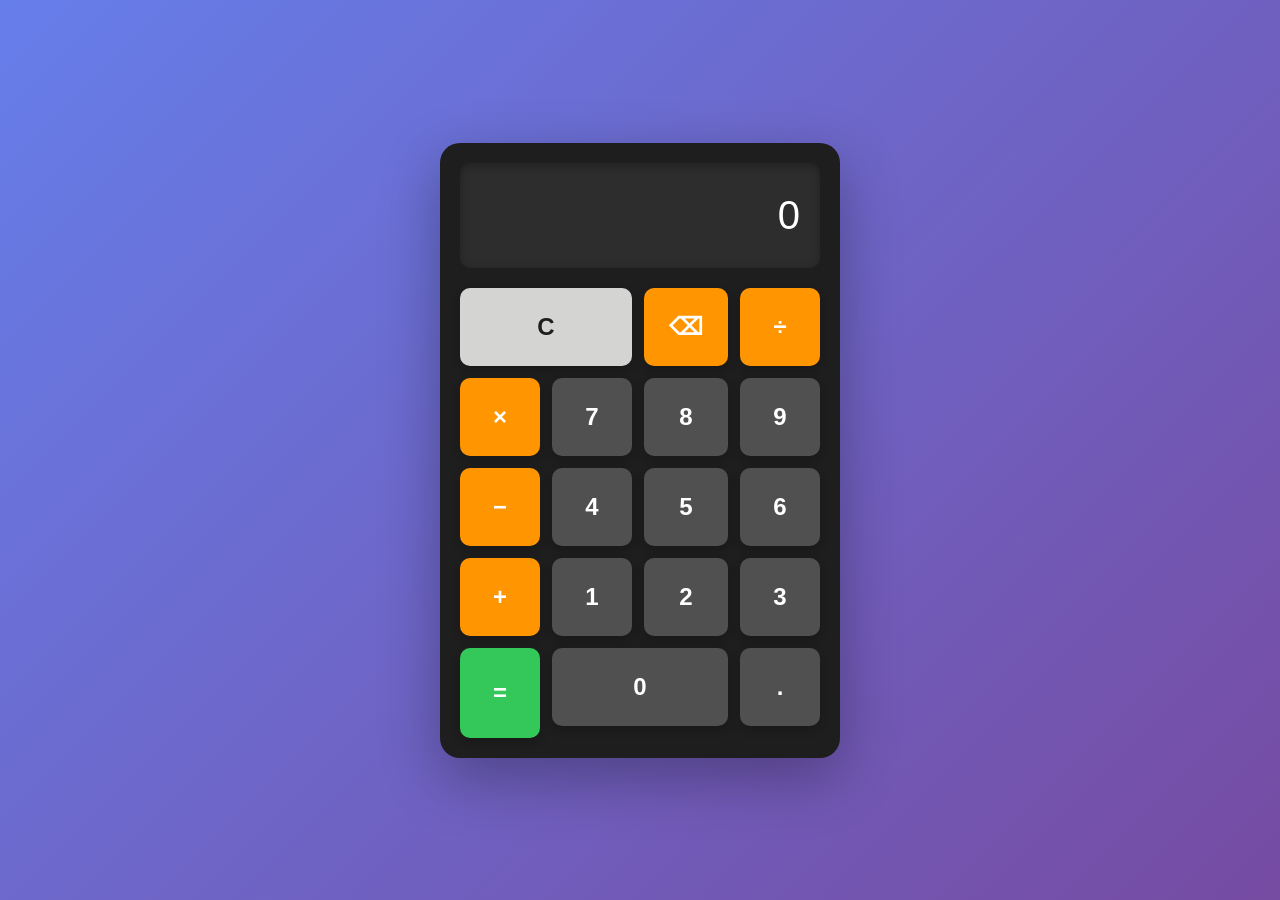
<file: Task NO # 02/index.html>
<!DOCTYPE html>
<html lang="en">
<head>
    <meta charset="UTF-8">
    <meta name="viewport" content="width=device-width, initial-scale=1.0">
    <title>Modern Calculator</title>
    <link rel="stylesheet" href="style.css">
</head>
<body>
    <div class="calculator">
        <div class="display" id="display">0</div>
        <div class="buttons">
            <button class="btn btn-clear" data-action="clear">C</button>
            <button class="btn btn-operator" data-action="delete">⌫</button>
            <button class="btn btn-operator" data-operator="/">÷</button>
            <button class="btn btn-operator" data-operator="*">×</button>
            
            <button class="btn btn-number" data-number="7">7</button>
            <button class="btn btn-number" data-number="8">8</button>
            <button class="btn btn-number" data-number="9">9</button>
            <button class="btn btn-operator" data-operator="-">−</button>
            
            <button class="btn btn-number" data-number="4">4</button>
            <button class="btn btn-number" data-number="5">5</button>
            <button class="btn btn-number" data-number="6">6</button>
            <button class="btn btn-operator" data-operator="+">+</button>
            
            <button class="btn btn-number" data-number="1">1</button>
            <button class="btn btn-number" data-number="2">2</button>
            <button class="btn btn-number" data-number="3">3</button>
            <button class="btn btn-equals" data-action="equals">=</button>
            
            <button class="btn btn-number btn-zero" data-number="0">0</button>
            <button class="btn btn-number" data-number=".">.</button>
        </div>
    </div>
    <script src="script.js"></script>
</body>
</html>
</file>
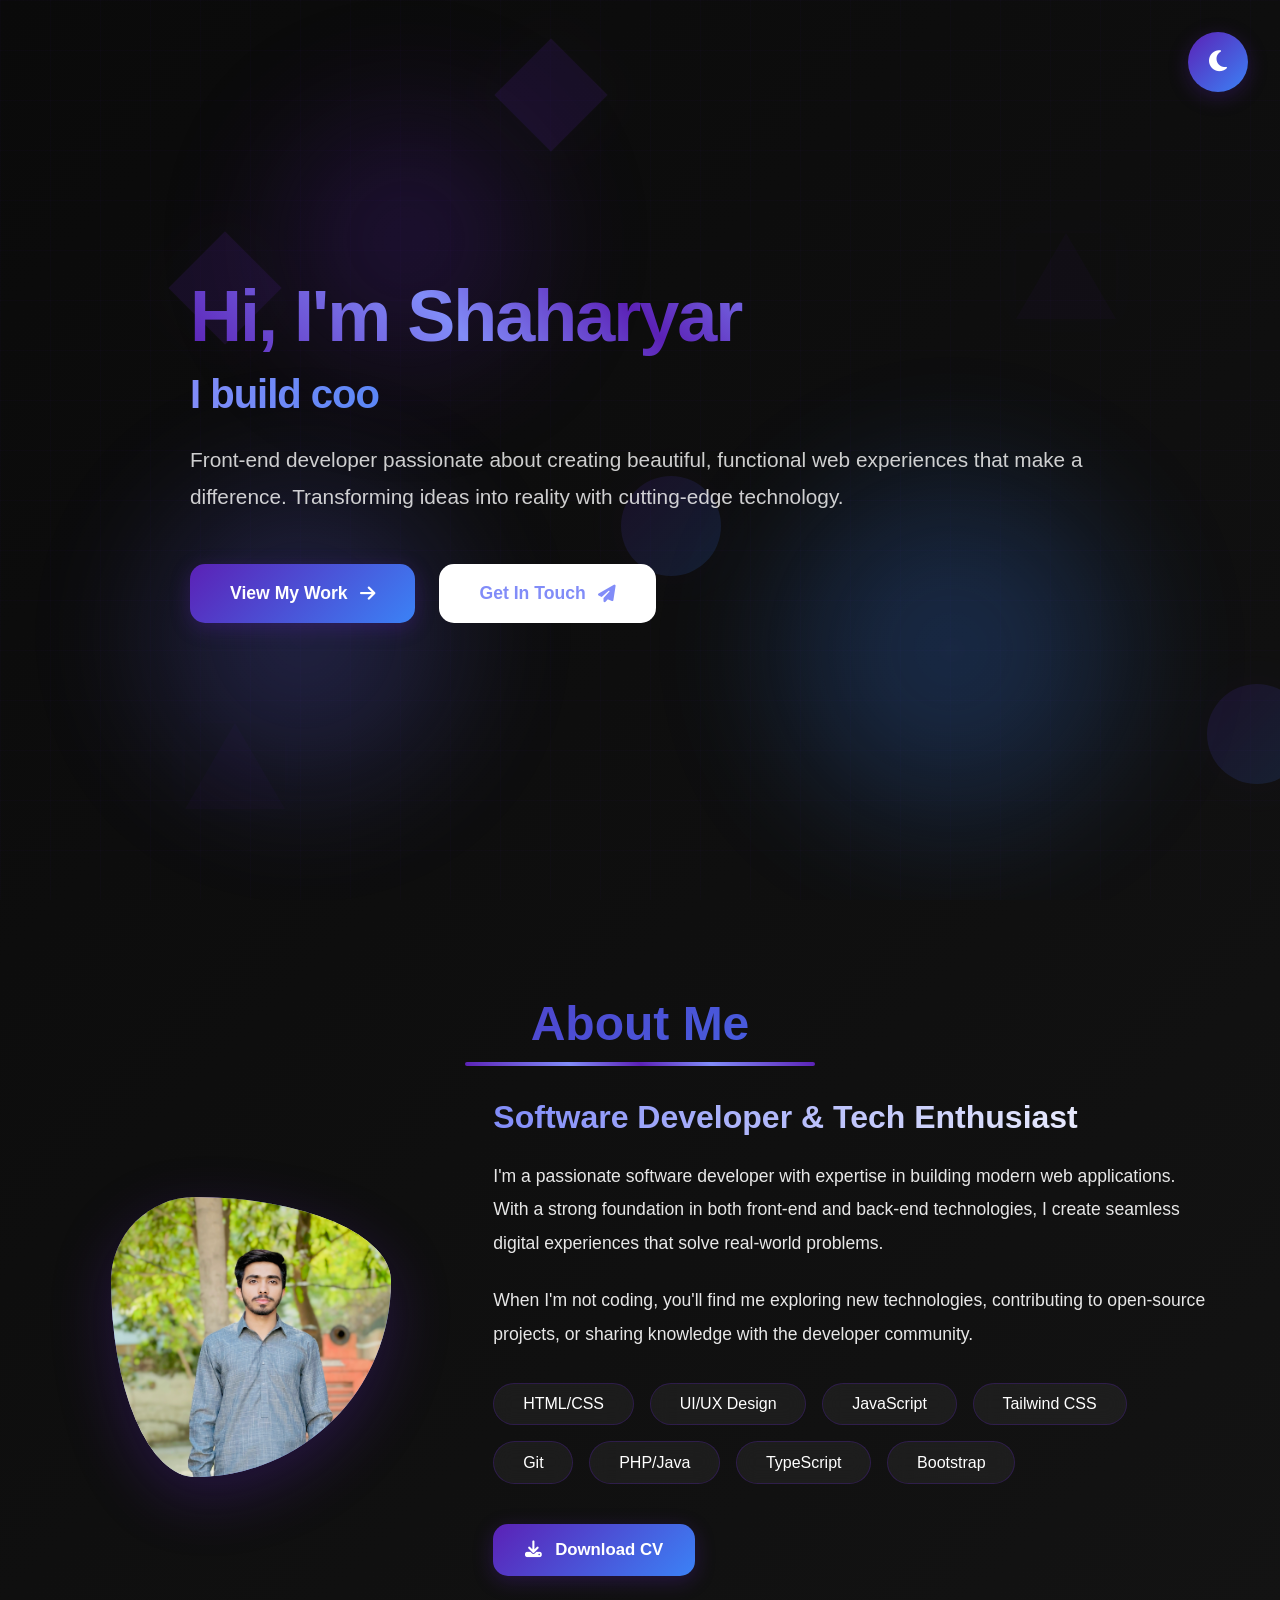
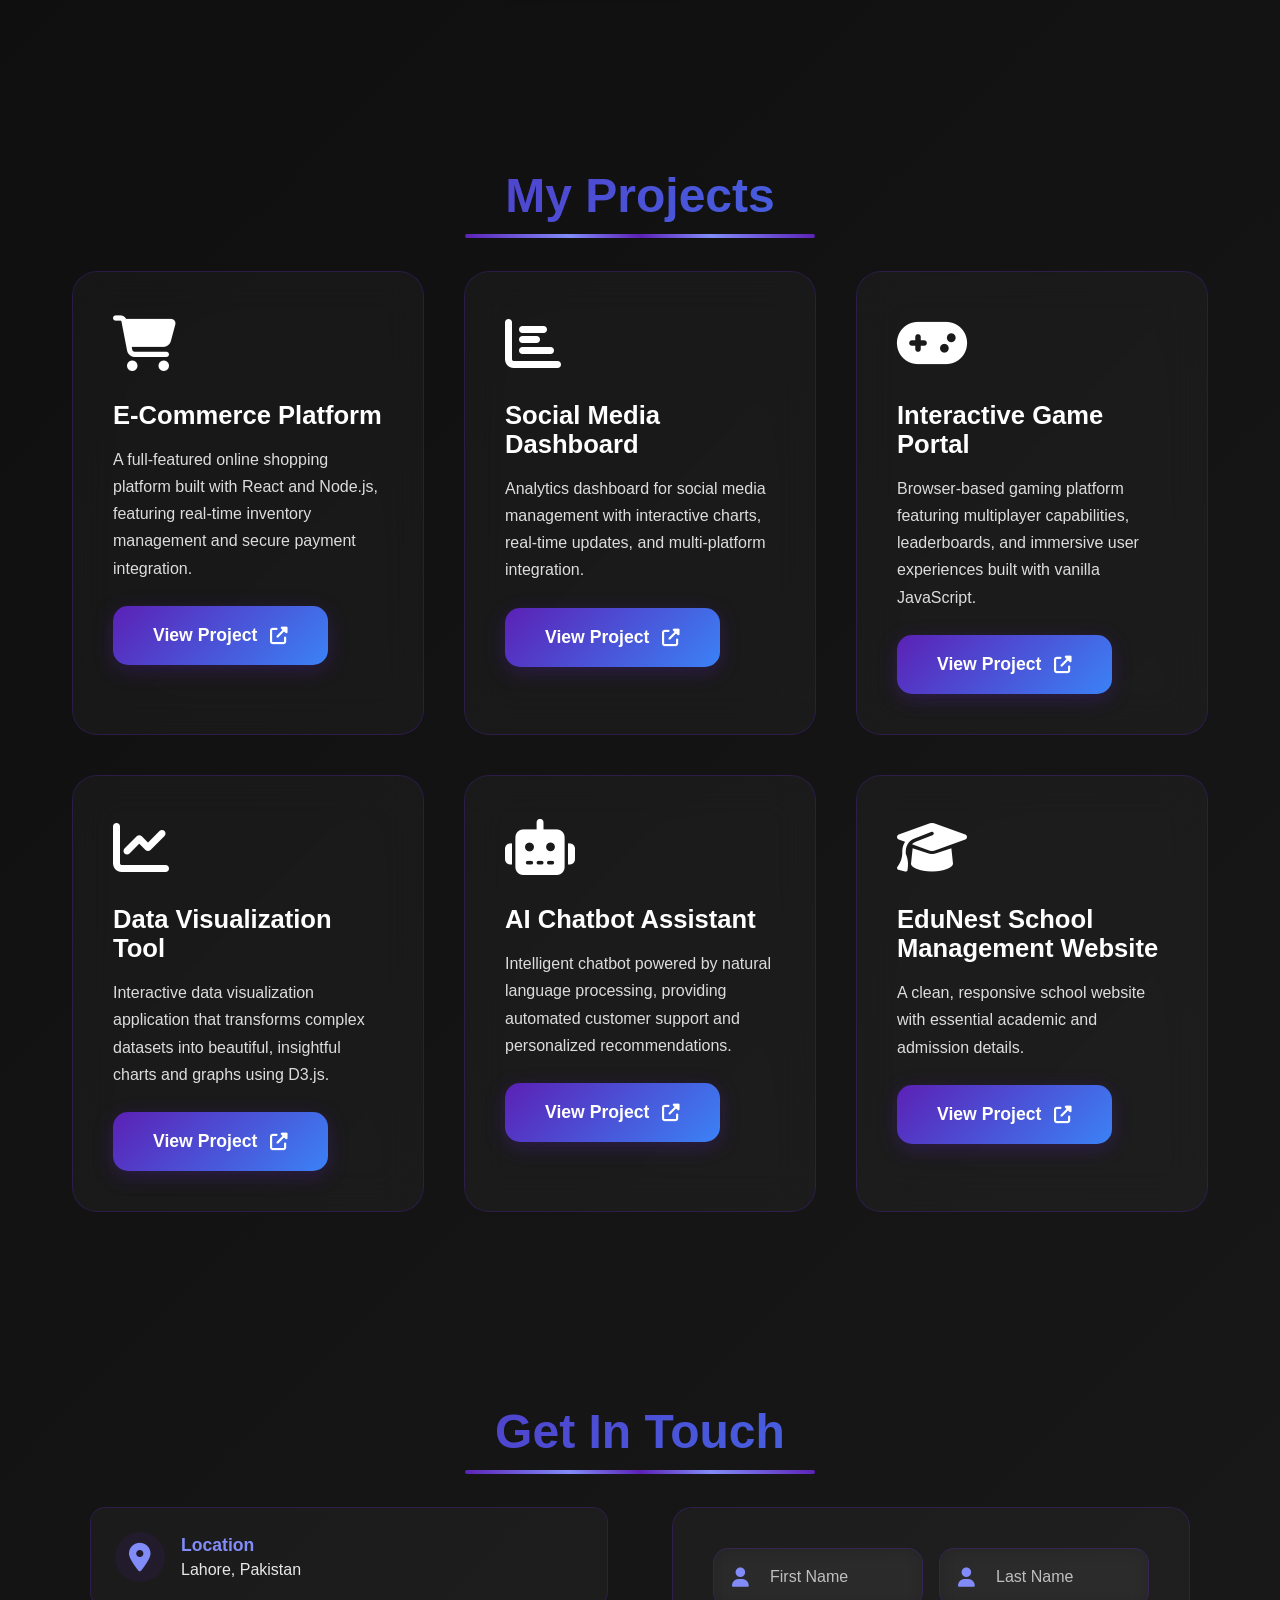
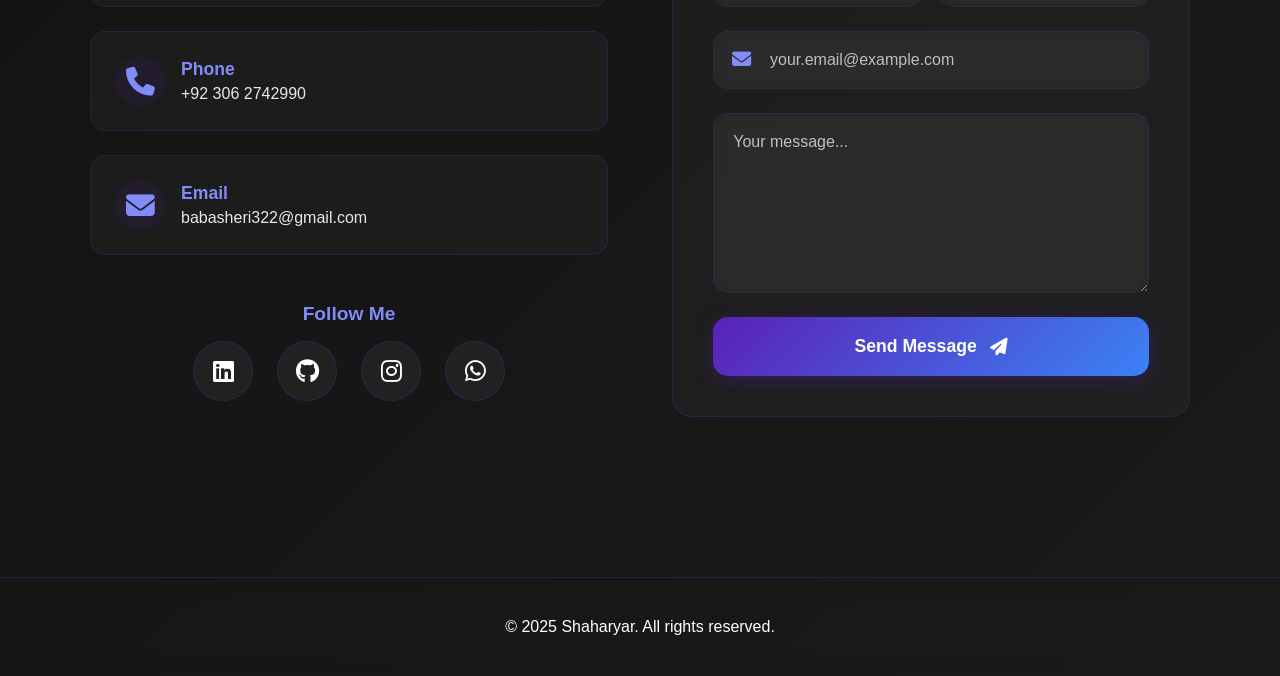
<file: Task NO # 03/index.html>
<!DOCTYPE html>
<html lang="en">

<head>
    <meta charset="UTF-8">
    <meta name="viewport" content="width=device-width, initial-scale=1.0">
    <title>Shaharyar-Portfolio</title>
    <!------css links-------->
    <link rel="stylesheet" href="style.css">
    <!-----------favicon------------->
    <link rel="apple-touch-icon" sizes="180x180" href="favicon_io (2)/apple-touch-icon.png">
    <link rel="icon" type="image/png" sizes="32x32" href="favicon_io (2)/favicon-32x32.png">
    <link rel="icon" type="image/png" sizes="16x16" href="favicon_io (2)/favicon-16x16.png">
    <link rel="manifest" href="/site.webmanifest">
    <!-- Font Awesome deferred loading -->
    <link rel="preload" href="https://cdnjs.cloudflare.com/ajax/libs/font-awesome/6.4.0/css/all.min.css" as="style" onload="this.onload=null;this.rel='stylesheet'">
    <noscript><link rel="stylesheet" href="https://cdnjs.cloudflare.com/ajax/libs/font-awesome/6.4.0/css/all.min.css"></noscript>
</head>

<body>

    <!-- 3D Animated Background -->

    <div class="background-3d">
        <div class="grid-bg"></div>
        <div class="floating-shapes"></div>
        <div class="particles"></div>
        <div class="orb orb1"></div>
        <div class="orb orb2"></div>
        <div class="orb orb3"></div>
    </div>

    <!----------hero section--------------->
    <button class="theme-toggle" onclick="toggleTheme()">
        <i class="fas fa-moon"></i>
    </button>

    <section id="home" class="hero">
        <div class="hero-content">
            <h1>Hi, I'm Shaharyar</h1>
            <h2><span class="animated-text">I build cool web apps 💻</span></h2>
            <p class="hero-description">Front-end developer passionate about creating beautiful, functional web
                experiences that make a difference. Transforming ideas into reality with cutting-edge technology.</p>
            <div class="cta-buttons">
                <a href="#projects" class="btn btn-primary">View My Work <i class="fas fa-arrow-right"></i></a>
                <a href="#contact" class="btn btn-secondary">Get In Touch <i class="fas fa-paper-plane"></i></a>
            </div>
        </div>
    </section>
    <!------------about section------------------->
    <section id="about">
        <h2 class="section-title">About Me</h2>
        <div class="about-container">
            <div class="profile-img">
                <img src="images/IMG_1858.JPG" alt="Sheri Profile">
            </div>

            <div class="about-text">
                <h3>Software Developer & Tech Enthusiast</h3>
                <p>I'm a passionate software developer with expertise in building modern web applications. With a strong
                    foundation in both front-end and back-end technologies, I create seamless digital experiences that
                    solve real-world problems.</p>
                <p>When I'm not coding, you'll find me exploring new technologies, contributing to open-source projects,
                    or sharing knowledge with the developer community.</p>
                <div class="skills">
                    <span class="skill-tag">HTML/CSS</span>
                    <span class="skill-tag">UI/UX Design</span>
                    <span class="skill-tag">JavaScript</span>
                    <span class="skill-tag">Tailwind CSS</span>
                    <span class="skill-tag">Git</span>
                    <span class="skill-tag">PHP/Java</span>
                    <span class="skill-tag">TypeScript</span>
                    <span class="skill-tag">Bootstrap</span>

                </div>

                <div class="cv-download">
                    <button onclick="downloadCV()" class="btn btn-primary">
                        <i class="fas fa-download"></i>
                        Download CV
                    </button>
                </div>

            </div>
        </div>
    </section>
    <!------------project section-------------------------->
    <section id="projects">
        <h2 class="section-title">My Projects</h2>
        <div class="projects-grid">
            <div class="project-card">
                <div class="project-icon">
                    <i class="fas fa-shopping-cart"></i>
                </div>
                <h3>E-Commerce Platform</h3>
                <p>A full-featured online shopping platform built with React and Node.js, featuring real-time inventory
                    management and secure payment integration.</p>
                <a href="https://github.com/yourusername/project1" class="btn btn-primary" target="_blank">View Project
                    <i class="fas fa-external-link-alt"></i></a>
            </div>
            <div class="project-card">
                <div class="project-icon">
                    <i class="fas fa-chart-bar"></i>
                </div>
                <h3>Social Media Dashboard</h3>
                <p>Analytics dashboard for social media management with interactive charts, real-time updates, and
                    multi-platform integration.</p>
                <a href="https://github.com/yourusername/project2" class="btn btn-primary" target="_blank">View Project
                    <i class="fas fa-external-link-alt"></i></a>
            </div>
            <div class="project-card">
                <div class="project-icon">
                    <i class="fas fa-gamepad"></i>
                </div>
                <h3>Interactive Game Portal</h3>
                <p>Browser-based gaming platform featuring multiplayer capabilities, leaderboards, and immersive user
                    experiences built with vanilla JavaScript.</p>
                <a href="https://github.com/yourusername/project3" class="btn btn-primary" target="_blank">View Project
                    <i class="fas fa-external-link-alt"></i></a>
            </div>
            <div class="project-card">
                <div class="project-icon">
                    <i class="fas fa-chart-line"></i>
                </div>
                <h3>Data Visualization Tool</h3>
                <p>Interactive data visualization application that transforms complex datasets into beautiful,
                    insightful charts and graphs using D3.js.</p>
                <a href="https://github.com/yourusername/project4" class="btn btn-primary" target="_blank">View Project
                    <i class="fas fa-external-link-alt"></i></a>
            </div>
            <div class="project-card">
                <div class="project-icon">
                    <i class="fas fa-robot"></i>
                </div>
                <h3>AI Chatbot Assistant</h3>
                <p>Intelligent chatbot powered by natural language processing, providing automated customer support and
                    personalized recommendations.</p>
                <a href="https://github.com/yourusername/project5" class="btn btn-primary" target="_blank">View Project
                    <i class="fas fa-external-link-alt"></i></a>
            </div>
            <div class="project-card">
                <div class="project-icon">
                    <i class="fas fa-graduation-cap"></i>
                </div>
                <h3>EduNest School Management Website</h3>
                <p>
                    A clean, responsive school website with essential academic and admission details.
                </p>
                <a href="https://edunestschool-mu.vercel.app/" class="btn btn-primary"
                    target="_blank">
                    View Project <i class="fas fa-external-link-alt"></i>
                </a>
            </div>
        </div>
    </section>
    <!-------------------contact section--------------------------------->

    <section id="contact">
        <h2 class="section-title">Get In Touch</h2>
        <div class="contact-container">
            <div class="contact-grid">
                <div class="contact-info-wrapper">
                    <div class="contact-info-main">
                        <div class="contact-info-item">
                            <div class="contact-info-icon">
                                <i class="fas fa-map-marker-alt"></i>
                            </div>
                            <div class="contact-info-text">
                                <h4>Location</h4>
                                <p>
                                    <a href="https://www.google.com/maps/place/Lahore,+Pakistan" target="_blank"
                                        style="text-decoration: none; color: inherit;">
                                        Lahore, Pakistan
                                    </a>
                                </p>
                            </div>
                        </div>
                        <div class="contact-info-item">
                            <div class="contact-info-icon">
                                <i class="fas fa-phone"></i>
                            </div>
                            <div class="contact-info-text">
                                <h4>Phone</h4>
                                <p>
                                    <a href="https://wa.me/923062742990" target="_blank"
                                        style="text-decoration: none; color: inherit;">
                                        +92 306 2742990
                                    </a>
                                </p>
                            </div>

                        </div>
                        <div class="contact-info-item">
                            <div class="contact-info-icon">
                                <i class="fas fa-envelope"></i>
                            </div>
                            <div class="contact-info-text">
                                <h4>Email</h4>
                                <p>
                                    <a href="mailto:babasheri322@gmail.com"
                                        style="text-decoration: none; color: inherit;">
                                        babasheri322@gmail.com
                                    </a>
                                </p>
                            </div>
                        </div>
                    </div>

                    <div class="social-section">
                        <h4>Follow Me</h4>
                        <div class="social-links">
                            <a href="https://www.linkedin.com/mynetwork?skipRedirect=true&lipi=urn%3Ali%3Apage%3Ad_flagship3_feed%3B9mdP%2FpTMRailCKuM5wsqWQ%3D%3D"
                                target="_blank" class="social-icon">
                                <i class="fab fa-linkedin"></i>
                            </a>
                            <a href="https://github.com/Shaharyaro1" target="_blank" class="social-icon">
                                <i class="fab fa-github"></i>
                            </a>
                            <a href="https://www.instagram.com/sheri_236?igsh=NW9vamR3eHlveHd2&utm_source=qr"
                                target="_blank" class="social-icon">
                                <i class="fab fa-instagram"></i>
                            </a>
                            <a href="https://wa.me/923062742990?text=Hi%20Sheri%2C%20I%20just%20visited%20your%20portfolio!"
                                target="_blank" class="social-icon">
                                <i class="fab fa-whatsapp"></i>
                            </a>

                        </div>
                    </div>
                </div>

                <div class="contactfrom">
                    <form class="contact-form" id="contact-form">
                        <input type="hidden" name="access_key" value="71ac1a84-f678-4cf4-b787-6881ae1910d3">
                        <input type="hidden" name="subject" value="New Contact from Portfolio Website">
                        <div class="form-row">
                            <div class="form-group">
                                <div class="input-with-icon">
                                    <i class="fas fa-user"></i>
                                    <input type="text" id="firstName" name="firstName" required
                                        placeholder="First Name">
                                </div>
                            </div>
                            <div class="form-group">
                                <div class="input-with-icon">
                                    <i class="fas fa-user"></i>
                                    <input type="text" id="lastName" name="lastName" required placeholder="Last Name">
                                </div>
                            </div>
                        </div>
                        <div class="form-group">
                            <div class="input-with-icon">
                                <i class="fas fa-envelope"></i>
                                <input type="email" id="email" name="email" required
                                    placeholder="your.email@example.com">
                            </div>
                        </div>
                        <div class="form-group">
                            <textarea id="message" name="message" required placeholder="Your message..."></textarea>
                        </div>
                        <button type="submit" class="btn btn-primary">
                            <span>Send Message</span>
                            <i class="fas fa-paper-plane"></i>
                        </button>
                    </form>
                </div>
            </div>
        </div>
    </section>
    <!---------------------footer section------------------>
    <footer>
        <p>&copy; 2025 Shaharyar. All rights reserved.</p>
    </footer>

    <script src="script.js" defer></script>
    <script>
        // Create Floating Shapes - REDUCED for performance
        const shapesContainer = document.querySelector('.floating-shapes');
        const shapes = ['circle', 'square', 'triangle'];

        for (let i = 0; i < 6; i++) {
            const shape = document.createElement('div');
            shape.className = `shape ${shapes[i % 3]}`;
            shape.style.left = Math.random() * 100 + '%';
            shape.style.top = Math.random() * 100 + '%';
            shape.style.animationDelay = Math.random() * 10 + 's';
            shape.style.animationDuration = (15 + Math.random() * 10) + 's';
            shapesContainer.appendChild(shape);
        }

        // Create Particles - REDUCED for performance
        const particlesContainer = document.querySelector('.particles');

        for (let i = 0; i < 15; i++) {
            const particle = document.createElement('div');
            particle.className = 'particle';
            particle.style.left = Math.random() * 100 + '%';
            particle.style.bottom = '-10px';
            particle.style.animationDelay = (i * 1) + 's';
            particle.style.animationDuration = (12 + Math.random() * 8) + 's';
            particlesContainer.appendChild(particle);
        }

        // Mouse Move Parallax - THROTTLED for performance
        let ticking = false;
        document.addEventListener('mousemove', (e) => {
            if (!ticking) {
                requestAnimationFrame(() => {
                    const moveX = (e.clientX - window.innerWidth / 2) * 0.01;
                    const moveY = (e.clientY - window.innerHeight / 2) * 0.01;
                    document.querySelectorAll('.orb').forEach((orb, index) => {
                        const speed = (index + 1) * 0.5;
                        orb.style.transform = `translate(${moveX * speed}px, ${moveY * speed}px)`;
                    });
                    ticking = false;
                });
                ticking = true;
            }
        });
    </script>
</body>

</html>
</file>
<file: Task NO # 02/style.css>
* {
    margin: 0;
    padding: 0;
    box-sizing: border-box;
}

body {
    font-family: 'Segoe UI', Tahoma, Geneva, Verdana, sans-serif;
    display: flex;
    justify-content: center;
    align-items: center;
    min-height: 100vh;
    background: linear-gradient(135deg, #667eea 0%, #764ba2 100%);
}

.calculator {
    background: #1e1e1e;
    border-radius: 20px;
    padding: 20px;
    box-shadow: 0 20px 60px rgba(0, 0, 0, 0.3);
    width: 100%;
    max-width: 400px;
}

.display {
    background: #2d2d2d;
    color: #fff;
    font-size: 2.5rem;
    padding: 30px 20px;
    border-radius: 10px;
    text-align: right;
    margin-bottom: 20px;
    min-height: 80px;
    word-wrap: break-word;
    word-break: break-all;
    box-shadow: inset 0 2px 10px rgba(0, 0, 0, 0.3);
    transition: all 0.3s ease;
}

.buttons {
    display: grid;
    grid-template-columns: repeat(4, 1fr);
    gap: 12px;
}

.btn {
    padding: 25px;
    font-size: 1.5rem;
    border: none;
    border-radius: 10px;
    cursor: pointer;
    transition: all 0.2s ease;
    font-weight: 600;
    box-shadow: 0 4px 10px rgba(0, 0, 0, 0.2);
}

.btn:hover {
    transform: translateY(-2px);
    box-shadow: 0 6px 15px rgba(0, 0, 0, 0.3);
}

.btn:active {
    transform: translateY(0);
    box-shadow: 0 2px 5px rgba(0, 0, 0, 0.2);
}

.btn-number {
    background: #505050;
    color: #fff;
}

.btn-number:hover {
    background: #606060;
}

.btn-operator {
    background: #ff9500;
    color: #fff;
}

.btn-operator:hover {
    background: #ffaa33;
}

.btn-clear {
    background: #d4d4d2;
    color: #1e1e1e;
    grid-column: span 2;
}

.btn-clear:hover {
    background: #e4e4e2;
}

.btn-equals {
    background: #34c759;
    color: #fff;
    grid-row: span 2;
}

.btn-equals:hover {
    background: #44d769;
}

.btn-zero {
    grid-column: span 2;
}

/* Responsive Design */
@media (max-width: 480px) {
    .calculator {
        max-width: 95%;
        padding: 15px;
    }
    
    .display {
        font-size: 2rem;
        padding: 20px 15px;
        min-height: 70px;
    }
    
    .btn {
        padding: 20px;
        font-size: 1.3rem;
    }
    
    .buttons {
        gap: 10px;
    }
}

@media (max-width: 360px) {
    .display {
        font-size: 1.5rem;
    }
    
    .btn {
        padding: 15px;
        font-size: 1.1rem;
    }
}
</file>
<file: Task NO # 03/style.css>
/* ===== 3D ANIMATED BACKGROUND ===== */
 /* ===== ANIMATED BACKGROUND ===== */
        .background-3d {
            position: fixed;
            top: 0;
            left: 0;
            width: 100%;
            height: 100vh;
            z-index: 0;
            overflow: hidden;
            pointer-events: none;
        }
f
        .floating-shapes {
            position: absolute;
            width: 100%;
            height: 100%;
        }

        .shape {
            position: absolute;
            opacity: 0.15;
            animation: float 20s infinite ease-in-out;
            will-change: transform;
        }

        .shape.circle {
            width: 100px;
            height: 100px;
            border-radius: 50%;
            background: linear-gradient(135deg, #5b21b6, #3b82f6);
            box-shadow: 0 0 50px rgba(91, 33, 182, 0.3);
        }

        .shape.square {
            width: 80px;
            height: 80px;
            background: linear-gradient(135deg, #5b21b6, #5b21b6);
            transform: rotate(45deg);
            box-shadow: 0 0 40px rgba(91, 33, 182, 0.2);
        }

        .shape.triangle {
            width: 0;
            height: 0;
            border-left: 50px solid transparent;
            border-right: 50px solid transparent;
            border-bottom: 86px solid rgba(91, 33, 182, 0.3);
            box-shadow: 0 0 30px rgba(91, 33, 182, 0.2);
        }

        @keyframes float {
            0%, 100% {
                transform: translateY(0) rotate(0deg);
            }
            25% {
                transform: translateY(-100px) rotate(90deg);
            }
            50% {
                transform: translateY(-50px) rotate(180deg);
            }
            75% {
                transform: translateY(-150px) rotate(270deg);
            }
        }

        .particles {
            position: absolute;
            width: 100%;
            height: 100%;
        }

        .particle {
            position: absolute;
            width: 4px;
            height: 4px;
            background: #818cf8;
            border-radius: 50%;
            opacity: 0;
            bottom: -10px;
            animation: particleFloat 15s infinite linear;
            box-shadow: 0 0 10px rgba(91, 33, 182, 0.5);
            will-change: transform, opacity;
        }

        @keyframes particleFloat {
            0% {
                transform: translateY(0) translateX(0);
                opacity: 0;
            }
            5% {
                opacity: 0.6;
            }
            95% {
                opacity: 0.6;
            }
            100% {
                transform: translateY(-110vh) translateX(50px);
                opacity: 0;
            }
        }

        .grid-bg {
            position: absolute;
            width: 100%;
            height: 100%;
            background-image: 
                linear-gradient(rgba(91, 33, 182, 0.03) 1px, transparent 1px),
                linear-gradient(90deg, rgba(91, 33, 182, 0.03) 1px, transparent 1px);
            background-size: 50px 50px;
            animation: gridMove 20s linear infinite;
        }

        @keyframes gridMove {
            0% { transform: translate(0, 0); }
            100% { transform: translate(50px, 50px); }
        }

        .orb {
            position: absolute;
            border-radius: 50%;
            filter: blur(60px);
            opacity: 0.3;
            animation: orbFloat 15s infinite ease-in-out;
            transition: transform 0.1s ease-out;
            will-change: transform;
        }

        .orb1 {
            width: 300px;
            height: 300px;
            background: radial-gradient(circle, #5b21b6, transparent);
            top: 10%;
            left: 20%;
            animation-delay: 0s;
        }

        .orb2 {
            width: 400px;
            height: 400px;
            background: radial-gradient(circle, #3b82f6, transparent);
            top: 50%;
            right: 10%;
            animation-delay: 5s;
        }

        .orb3 {
            width: 350px;
            height: 350px;
            background: radial-gradient(circle, #6366f1, transparent);
            bottom: 10%;
            left: 10%;
            animation-delay: 10s;
        }

        @keyframes orbFloat {
            0%, 100% {
                transform: translate(0, 0) scale(1);
            }
            33% {
                transform: translate(100px, -100px) scale(1.2);
            }
            66% {
                transform: translate(-50px, 50px) scale(0.9);
            }
        }

        /* ===== LIGHT MODE ===== */
        body.light-mode {
            background: #f5f5f5;
            color: #0a0a0a;
        }

        body.light-mode .shape {
            opacity: 0.08;
        }

        body.light-mode .particle {
            opacity: 0.3;
        }

        body.light-mode .orb {
            opacity: 0.15;
        }
       /* ===== RESET & BASE STYLES ===== */
       * {
           margin: 0;
           padding: 0;
           box-sizing: border-box;
       }

       body {
           font-family: 'Segoe UI', Tahoma, Geneva, Verdana, sans-serif;
           background: linear-gradient(135deg, #0a0a0a 0%, #1a1a1a 100%);
           color: #ffffff;
           min-height: 100vh;
           /* transition: all 0.3s ease; */
           overflow-x: hidden;
             position: relative;
       }

       body.light-mode {
           background: linear-gradient(135deg, #f5f5f5 0%, #e0e0e0 100%);
           color: #0a0a0a;
       }

       section {
           padding: 6rem 2rem;
           max-width: 1200px;
           margin: 0 auto;
       }

       /* ===== TYPOGRAPHY ===== */
       .section-title {
           text-align: center;
           font-size: 3rem;
           margin-bottom: 3rem;
           background: linear-gradient(135deg, #5b21b6, #3b82f6);
           -webkit-background-clip: text;
           -webkit-text-fill-color: transparent;
           background-clip: text;
           position: relative;
           animation: slideDown 0.8s ease;
       }

       @keyframes slideDown {
           from {
               opacity: 0;
               transform: translateY(-50px);
           }

           to {
               opacity: 1;
               transform: translateY(0);
           }
       }

       .section-title::after {
           content: '';
           position: absolute;
           bottom: -15px;
           left: 50%;
           transform: translateX(-50%);
           width: 350px;
           height: 4px;
           background: linear-gradient(45deg, #5b21b6 0%, #818cf8 30%, #5b21b6 50%, #818cf8 70%, #5b21b6 100%);
           border-radius: 2px;
           animation: expandWidth 1s ease 0.3s backwards;
       }

       @keyframes expandWidth {
           from {
               width: 0;
           }

           to {
               width: 350px;
           }
       }

       /* ===== BUTTONS =====*/
       .btn {
           padding: 1rem 2.5rem;
           border: none;
           border-radius: 50px;
           cursor: pointer;
           font-size: 1.05rem;
           font-weight: 600;
           transition: all 0.4s cubic-bezier(0.4, 0, 0.2, 1);
           text-decoration: none;
           display: inline-flex;
           align-items: center;
           gap: 0.5rem;
           position: relative;
           overflow: hidden;
       }

       .btn-primary {
           background: linear-gradient(90deg, #818cf8, #3b82f6);
           color: white;
           text-align: center;
           box-shadow: 0 10px 30px rgba(91, 33, 182, 0.3);
       }

       .btn-primary:hover {
           transform: translateY(-5px);
           box-shadow: 0 15px 40px rgba(91, 33, 182, 0.3);
       }

       .btn-secondary {
           background: #ffffff;
           backdrop-filter: blur(10px);
           border: 2px solid rgba(91, 33, 182, 0.3);
           color: #818cf8;
       }

       .btn-secondary:hover {
           border-color: solid rgba(91, 33, 182, 0.3);
           transform: translateY(-3px);
       }

       /* ===== HERO SECTION ===== */
       .hero {
           min-height: 100vh;
           display: flex;
           align-items: center;
           justify-content: center;
           padding: 0 5%;
           position: relative;
           overflow: hidden;
       }

       .hero-content {
           max-width: 900px;
           z-index: 1;
           opacity: 0;
           animation: fadeInUp 1.2s cubic-bezier(0.4, 0, 0.2, 1) forwards;
           animation-delay: 0.3s;
       }

       @keyframes fadeInUp {
           from {
               opacity: 0;
               transform: translateY(40px);
           }

           to {
               opacity: 1;
               transform: translateY(0);
           }
       }

       .hero h1 {
           font-size: 4.5rem;
           margin-bottom: 1rem;
           background: linear-gradient(45deg, #5b21b6 0%, #818cf8 30%, #5b21b6 50%, #818cf8 70%, #5b21b6 100%);

           -webkit-text-fill-color: transparent;
           background-clip: text;
           font-weight: 900;
           letter-spacing: -2px;
           line-height: 1.1;
       }

       .hero h2 {
           font-size: 2.5rem;
           margin-bottom: 1.5rem;
           color: rgba(255, 255, 255, 0.9);
           font-weight: 600;
           letter-spacing: -1px;
       }

       .animated-text {
           display: inline-block;
           min-width: 350px;
           background: linear-gradient(90deg, #818cf8, #3b82f6);
           -webkit-background-clip: text;
           -webkit-text-fill-color: transparent;
           background-clip: text;
       }

       .hero-description {
           font-size: 1.3rem;
           opacity: 0.8;
           line-height: 1.8;
           margin-bottom: 2rem;
       }

       .cta-buttons {
           display: flex;
           gap: 1.5rem;
           margin-top: 3rem;
       }

       /* ===== ABOUT SECTION ===== */
       .about-container {
           display: grid;
           grid-template-columns: 1fr 2fr;
           gap: 4rem;
           max-width: 1200px;
           margin: 0 auto;
           align-items: center;
       }

       .profile-img {
           width: 280px;
           height: 280px;
           border-radius: 30% 70% 70% 30% / 30% 30% 70% 70%;
           background: linear-gradient(135deg, #5b21b6 0%, #818cf8 30%, #ffff 50%, #818cf8 70%);
           display: flex;
           align-items: center;
           justify-content: center;
           font-size: 7rem;
           color: white;
           overflow: hidden;
           margin: 0 auto;
           animation: morph 8s ease-in-out infinite;
           box-shadow: 0 20px 60px rgba(91, 33, 182, 0.3);
       }

       .profile-img img {
           width: 100%;
           height: 100%;
           object-fit: cover;
           display: block;
       }

       @keyframes morph {

           0%,
           100% {
               border-radius: 30% 70% 70% 30% / 30% 30% 70% 70%;
           }

           25% {
               border-radius: 58% 42% 75% 25% / 76% 46% 54% 24%;
           }

           50% {
               border-radius: 50% 50% 33% 67% / 55% 27% 73% 45%;
           }

           75% {
               border-radius: 33% 67% 58% 42% / 63% 68% 32% 37%;
           }
       }

       .about-text h3 {
           font-size: 2rem;
           margin-bottom: 1.5rem;
           background: linear-gradient(90deg, #818cf8, #ffffff);
           -webkit-background-clip: text;
           -webkit-text-fill-color: transparent;
           background-clip: text;
           font-weight: 700;
       }

       .about-text p {
           line-height: 1.9;
           margin-bottom: 1.5rem;
           font-size: 1.1rem;
           opacity: 0.9;
       }

       .skills {
           display: flex;
           flex-wrap: wrap;
           gap: 1rem;
           margin-top: 2rem;
       }

       .skill-tag {
           background: rgba(255, 255, 255, 0.05);
           backdrop-filter: blur(10px);
           padding: 0.7rem 1.8rem;
           border-radius: 50px;
           border: 1px solid rgba(91, 33, 182, 0.3);
           transition: all 0.3s cubic-bezier(0.4, 0, 0.2, 1);
           font-weight: 500;
       }

       .skill-tag:hover {
           transform: translateY(-5px);
           background: linear-gradient(135deg, rgba(91, 33, 182, 0.3), rgba(120, 119, 198, 0.2));
           border-color: rgba(91, 33, 182, 0.3);
           box-shadow: 0 10px 30px rgba(91, 33, 182, 0.3);
       }

       .cv-download {
           margin-top: 2.5rem;
           display: flex;
           gap: 1rem;
       }

       .cv-download .btn {
           padding: 1rem 2rem;
           font-size: 1.05rem;
       }

       /* Mobile responsive */
       @media (max-width: 768px) {
           .cv-download {
               margin-top: 2rem;
           }

           .cv-download .btn {
               width: 100%;
               justify-content: center;
           }
       }

       /* ===== PROJECTS SECTION ===== */
       .projects-grid {
           display: grid;
           grid-template-columns: repeat(auto-fit, minmax(350px, 1fr));
           gap: 2.5rem;
           max-width: 1400px;
           margin: 0 auto;
       }

       .project-card {
           background: rgba(255, 255, 255, 0.03);
           backdrop-filter: blur(20px);
           border-radius: 25px;
           padding: 2.5rem;
           transition: all 0.4s cubic-bezier(0.4, 0, 0.2, 1);
           border: 1px solid rgba(91, 33, 182, 0.3);
           position: relative;
           overflow: hidden;
       }

       .project-card:hover {
           transform: translateY(-10px);
           border-color: rgba(91, 33, 182, 0.3);
           box-shadow: 0 20px 60px rgba(91, 33, 182, 0.3);
       }

       .project-icon {
           font-size: 3.5rem;
           margin-bottom: 1.5rem;
           /* filter: drop-shadow(0 4px 10px rgba(91, 33, 182, 0.3)); */
       }

       .project-card h3 {
           font-size: 1.6rem;
           margin-bottom: 1rem;
           font-weight: 700;
       }

       .project-card p {
           line-height: 1.7;
           margin-bottom: 1.5rem;
           opacity: 0.85;
       }

       /* ===== CONTACT SECTION ===== */
       #contact {
           max-width: 1200px;
           margin: 0 auto;
           opacity: 0;
           animation: fadeInUp 1s ease forwards;
       }

       @keyframes fadeInUp {
           from {
               opacity: 0;
               transform: translateY(30px);
           }

           to {
               opacity: 1;
               transform: translateY(0);
           }
       }



       .contact-container {
           max-width: 1100px;
           margin: 0 auto;
       }

       .contact-grid {
           display: grid;
           grid-template-columns: 1fr 1fr;
           gap: 4rem;
           margin-bottom: 4rem;
       }

       .contact-info-wrapper {
           display: flex;
           flex-direction: column;
           gap: 2rem;
       }

       .contact-info-main {
           display: flex;
           flex-direction: column;
           gap: 1.5rem;
       }

       .contact-info-item {
           display: flex;
           align-items: center;
           gap: 1rem;
           padding: 1.5rem;
           background: rgba(255, 255, 255, 0.03);
           backdrop-filter: blur(10px);
           border-radius: 15px;
           border: 1px solid rgba(91, 33, 182, 0.3);
           transition: all 0.3s ease;
       }

       .contact-info-item:hover {
           transform: translateX(5px);
           border-color: rgba(91, 33, 182, 0.8);
           box-shadow: 0 10px 30px rgba(91, 33, 182, 0.3);
       }

       .contact-info-icon {
           font-size: 1.8rem;
           color: #818cf8;
           width: 50px;
           height: 50px;
           display: flex;
           align-items: center;
           justify-content: center;
           border-radius: 50%;
           background: rgba(91, 33, 182, 0.1);
       }

       .contact-info-text h4 {
           font-size: 1.1rem;
           margin-bottom: 0.3rem;
           color: #818cf8;
       }

       .contact-info-text p {
           opacity: 0.9;
       }

       .social-section {
           margin-top: 1rem;
       }

       .social-section h4 {
           font-size: 1.2rem;
           margin-bottom: 1rem;
           color: #818cf8;
           text-align: center;
       }

       .social-links a {
           display: inline-flex;
           align-items: center;
           justify-content: center;
           vertical-align: middle;
           line-height: 0;
           /* 👈 magic line */
           text-decoration: none;
       }

       .social-links {
           display: flex;
           gap: 1.5rem;
           justify-content: center;
           opacity: 0;
           animation: fadeIn 1s ease 0.8s forwards;
       }

       @keyframes fadeIn {
           from {
               opacity: 0;
           }

           to {
               opacity: 1;
           }
       }

       .social-icon {

           font-size: 1.5rem;
           color: #ffffff;
           transition: all 0.4s cubic-bezier(0.4, 0, 0.2, 1);
           background: rgba(255, 255, 255, 0.05);
           backdrop-filter: blur(10px);
           width: 60px;
           height: 60px;
           display: flex;
           align-items: center;
           justify-content: center;
           border-radius: 50%;
           border: 1px solid rgba(91, 33, 182, 0.3);
           position: relative;
           overflow: hidden;
       }

       .social-icon::before {
           content: '';
           position: absolute;
           top: 50%;
           left: 50%;
           width: 0;
           height: 0;
           border-radius: 50%;
           background: linear-gradient(135deg, #5b21b6, #3b82f6);
           transform: translate(-50%, -50%);
           transition: width 0.4s, height 0.4s;
           z-index: 0;
       }

       .social-icon:hover::before {
           width: 100%;
           height: 100%;
       }

       .social-icon i {
           position: relative;
           z-index: 1;
       }

       body.light-mode .social-icon {
           color: #0a0a0a;
           background: rgba(255, 255, 255, 0.8);
       }

       .social-icon:hover {
           color: white;
           border-color: transparent;
           transform: translateY(-8px) scale(1.1) rotate(360deg);
           box-shadow: 0 15px 40px rgba(91, 33, 182, 0.3);
       }

       .contactfrom {
           border: 1px solid rgba(91, 33, 182, 0.3);
           border-radius: 20px;
           padding: 2.5rem;
           background: rgba(255, 255, 255, 0.03);
           backdrop-filter: blur(10px);
           opacity: 0;
           animation: slideInRight 0.6s ease 0.3s forwards;
       }

       @keyframes slideInRight {
           from {
               opacity: 0;
               transform: translateX(50px);
           }

           to {
               opacity: 1;
               transform: translateX(0);
           }
       }

       .contact-form {
           display: flex;
           flex-direction: column;
           gap: 1.5rem;
       }

       .form-row {
           display: grid;
           grid-template-columns: 1fr 1fr;
           gap: 1rem;
       }

       .form-group {
           display: flex;
           flex-direction: column;
           position: relative;
       }

       .input-with-icon {
           position: relative;
           display: flex;
           align-items: center;
       }

       .input-with-icon i {
           position: absolute;
           left: 1.2rem;
           color: #818cf8;
           font-size: 1.2rem;
           z-index: 2;
       }

       .form-group input,
       .form-group textarea {
           padding: 1.2rem 1.2rem 1.2rem 3.5rem;
           border-radius: 15px;
           border: 1px solid rgba(91, 33, 182, 0.3);
           background: rgba(255, 255, 255, 0.03);
           backdrop-filter: blur(10px);
           color: #ffffff;
           font-family: inherit;
           transition: all 0.3s cubic-bezier(0.4, 0, 0.2, 1);
           font-size: 1rem;
           width: 100%;
       }

       .form-group textarea {
           padding-left: 1.2rem;
       }

       body.light-mode .form-group input,
       body.light-mode .form-group textarea {
           background: rgba(255, 255, 255, 0.8);
           border-color: rgba(0, 0, 0, 0.1);
           color: #0a0a0a;
       }

       .form-group input:focus,
       .form-group textarea:focus {
           outline: none;
           border-color: #818cf8;
           box-shadow: 0 0 30px rgba(91, 33, 182, 0.3);
           transform: translateY(-2px);
       }

       .form-group input::placeholder,
       .form-group textarea::placeholder {
           color: rgba(255, 255, 255, 0.7);
           transition: all 0.3s ease;
       }

       body.light-mode .form-group input::placeholder,
       body.light-mode .form-group textarea::placeholder {
           color: rgba(0, 0, 0, 0.6);
       }

       .form-group input:focus::placeholder,
       .form-group textarea:focus::placeholder {
           opacity: 0.5;
       }

       .form-group textarea {
           min-height: 180px;
           resize: vertical;
       }

       .btn {
           padding: 1.2rem 2.5rem;
           border: none;
           border-radius: 15px;
           font-size: 1.1rem;
           font-weight: 600;
           cursor: pointer;
           transition: all 0.4s cubic-bezier(0.4, 0, 0.2, 1);
           display: inline-flex;
           align-items: center;
           gap: 0.8rem;
           justify-content: center;
           position: relative;
           overflow: hidden;
       }

       .btn-primary {
           background: linear-gradient(135deg, #5b21b6, #3b82f6);
           color: white;
           box-shadow: 0 5px 20px rgba(91, 33, 182, 0.3);
       }

       .btn-primary::before {
           content: '';
           position: absolute;
           top: 50%;
           left: 50%;
           width: 0;
           height: 0;
           border-radius: 50%;
           background: rgba(255, 255, 255, 0.3);
           transform: translate(-50%, -50%);
           transition: width 0.6s, height 0.6s;
       }

       .btn-primary:hover::before {
           width: 300px;
           height: 300px;
       }

       .btn-primary:hover {
           transform: translateY(-3px);
           box-shadow: 0 10px 40px rgba(91, 33, 182, 0.5);
       }

       .btn-primary:active {
           transform: translateY(-1px);
       }

       .btn i {
           position: relative;
           z-index: 1;
           transition: transform 0.3s ease;
       }

       .btn:hover i {
           transform: translateX(5px);
       }

       /* Theme Toggle Button */
       .theme-toggle {
           position: fixed;
           top: 2rem;
           right: 2rem;
           width: 60px;
           height: 60px;
           border-radius: 50%;
           background: linear-gradient(135deg, #5b21b6, #3b82f6);
           border: none;
           color: white;
           font-size: 1.5rem;
           cursor: pointer;
           box-shadow: 0 5px 20px rgba(91, 33, 182, 0.3);
           transition: all 0.3s ease;
           z-index: 1000;
       }

       .theme-toggle:hover {
           transform: scale(1.1) rotate(180deg);
           box-shadow: 0 8px 30px rgba(91, 33, 182, 0.5);
       }



       /* ===== THEME TOGGLE ===== */
       .theme-toggle {
           position: fixed;
           top: 2rem;
           right: 2rem;
           width: 60px;
           height: 60px;
           border-radius: 50%;
           background: linear-gradient(135deg, #5b21b6, #3b82f6);
           border: none;
           color: white;
           font-size: 1.5rem;
           cursor: pointer;
           box-shadow: 0 5px 20px rgba(91, 33, 182, 0.3);
           transition: all 0.3s ease;
           z-index: 1000;
       }

       .theme-toggle:hover {
           transform: scale(1.1) rotate(180deg);
           box-shadow: 0 8px 30px rgba(91, 33, 182, 0.5);
       }

       /* ===== FOOTER ===== */
       footer {
           text-align: center;
           padding: 2.5rem;
           backdrop-filter: blur(10px);
           border-top: 1px solid rgba(91, 33, 182, 0.3);
           position: relative;
           z-index: 1;
       }

       /* ===== LIGHT MODE STYLES ===== */
       body.light-mode .contact-item {
           background: rgba(255, 255, 255, 0.8);
           border-color: rgba(91, 33, 182, 0.3);
       }

       body.light-mode .form-group input,
       body.light-mode .form-group textarea {
           background: rgba(255, 255, 255, 0.8);
           border-color: rgba(0, 0, 0, 0.1);
           color: #0a0a0a;
       }

       body.light-mode .social-icon {
           color: #0a0a0a;
           background: rgba(255, 255, 255, 0.8);
       }

       body.light-mode footer {
           background: rgba(255, 255, 255, 0.5);
           border-top: 1px solid rgba(91, 33, 182, 0.3);
       }

       /* ===== RESPONSIVE DESIGN ===== */
       @media (max-width: 1024px) {
           .hero h1 {
               font-size: 3.5rem;
           }

           .hero h2 {
               font-size: 2rem;
           }

           .about-container {
               grid-template-columns: 1fr;
               gap: 3rem;
           }

           .profile-img {
               width: 250px;
               height: 250px;
           }
       }

       @media (max-width: 768px) {
           section {
               padding: 4rem 1.5rem;
           }

           .hero {
               min-height: 80vh;
               padding: 2rem 1.5rem;
           }

           .hero h1 {
               font-size: 2.8rem;
               letter-spacing: -1px;
           }

           .hero h2 {
               font-size: 1.8rem;
           }

           .hero-description {
               font-size: 1.1rem;
           }

           .animated-text {
               min-width: auto;
           }

           .cta-buttons {
               flex-direction: column;
               gap: 1rem;
               width: 100%;
           }

           .cta-buttons .btn {
               width: 100%;
               justify-content: center;
           }

           .section-title {
               font-size: 2.2rem;
           }

           .section-title::after {
               width: 200px;
           }

           @keyframes expandWidth {
               from {
                   width: 0;
               }

               to {
                   width: 200px;
               }
           }

           .contact-grid {
               grid-template-columns: 1fr;
               gap: 2rem;
           }

           .form-row {
               grid-template-columns: 1fr;
           }

           .projects-grid {
               grid-template-columns: 1fr;
               gap: 1.5rem;
           }

           .social-links {
               gap: 1rem;
               flex-wrap: wrap;
           }

           .social-icon {
               width: 55px;
               height: 55px;
               font-size: 1.3rem;
           }

           .theme-toggle {
               width: 50px;
               height: 50px;
               font-size: 1.2rem;
               top: 1rem;
               right: 1rem;
           }
       }

       @media (max-width: 480px) {
           .hero h1 {
               font-size: 2.2rem;
           }

           .hero h2 {
               font-size: 1.5rem;
           }

           .section-title {
               font-size: 1.8rem;
           }

           .profile-img {
               width: 200px;
               height: 200px;
           }

           .about-text h3 {
               font-size: 1.6rem;
           }

           .project-card {
               padding: 1.5rem;
           }

           .contact-item {
               padding: 1.5rem;
           }
       }
/* ===== NOTIFICATION STYLES ===== */
@keyframes slideIn {
    from {
        transform: translateX(100%);
        opacity: 0;
    }
    to {
        transform: translateX(0);
        opacity: 1;
    }
}

@keyframes slideOut {
    from {
        transform: translateX(0);
        opacity: 1;
    }
    to {
        transform: translateX(100%);
        opacity: 0;
    }
}

.notification {
    box-shadow: 0 4px 12px rgba(0, 0, 0, 0.15);
    border-left: 4px solid rgba(255, 255, 255, 0.3);
}
</file>
